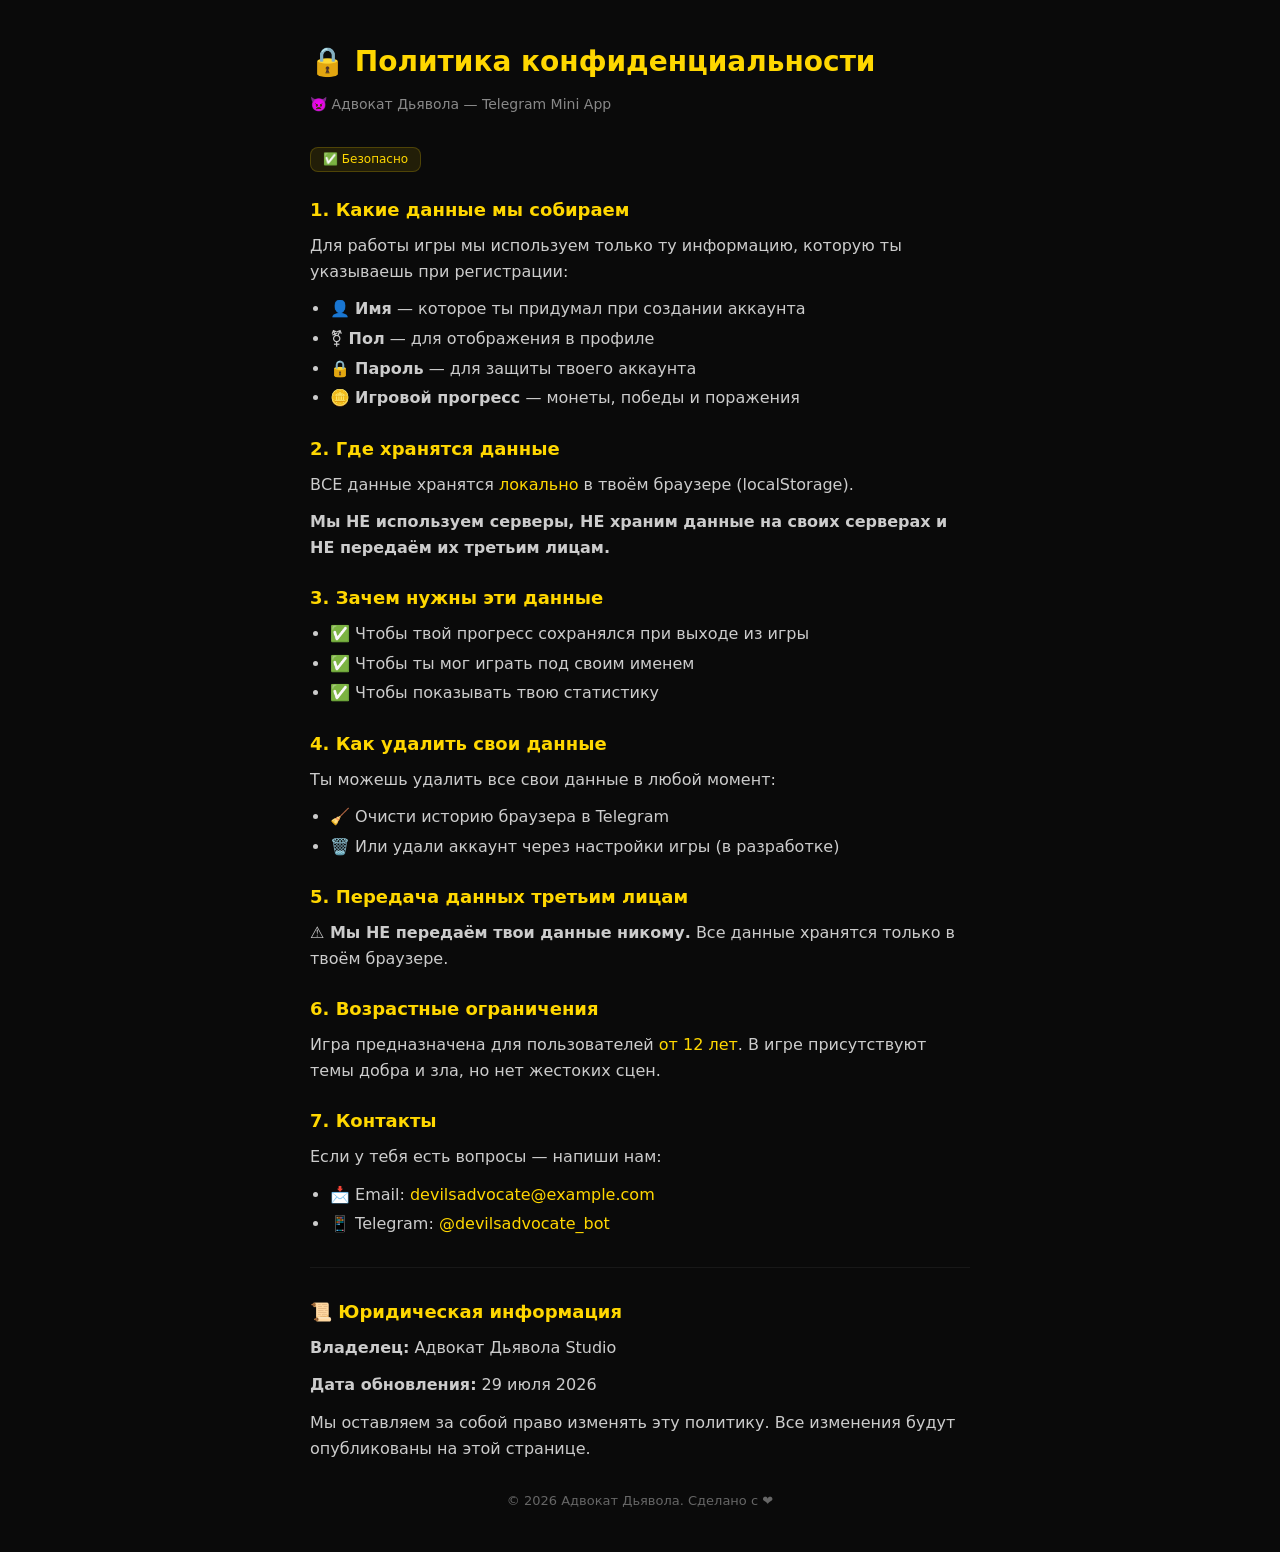
<file: privacy.html>
<!DOCTYPE html>
<html lang="ru">
<head>
    <meta charset="UTF-8">
    <meta name="viewport" content="width=device-width, initial-scale=1.0">
    <title>Политика конфиденциальности</title>
    <style>
        * {
            margin: 0;
            padding: 0;
            box-sizing: border-box;
        }
        body {
            background: #0a0a0a;
            font-family: 'Segoe UI', system-ui, sans-serif;
            padding: 40px 20px;
            color: #eee;
            max-width: 700px;
            margin: 0 auto;
            line-height: 1.6;
        }
        h1 {
            font-size: 28px;
            color: #ffd700;
            margin-bottom: 8px;
        }
        .subtitle {
            color: #888;
            margin-bottom: 30px;
            font-size: 14px;
        }
        h2 {
            color: #ffd700;
            font-size: 18px;
            margin-top: 24px;
            margin-bottom: 8px;
        }
        p {
            color: #ccc;
            margin-bottom: 12px;
        }
        ul {
            color: #ccc;
            padding-left: 20px;
            margin-bottom: 12px;
        }
        li {
            margin-bottom: 4px;
        }
        .highlight {
            color: #ffd700;
        }
        hr {
            border: none;
            border-top: 1px solid rgba(255,255,255,0.06);
            margin: 30px 0;
        }
        .footer {
            color: #666;
            font-size: 13px;
            text-align: center;
            margin-top: 30px;
        }
        a {
            color: #ffd700;
            text-decoration: none;
        }
        a:hover {
            text-decoration: underline;
        }
        .badge {
            display: inline-block;
            background: rgba(255, 215, 0, 0.1);
            border: 1px solid rgba(255, 215, 0, 0.2);
            border-radius: 8px;
            padding: 2px 12px;
            font-size: 12px;
            color: #ffd700;
        }
    </style>
</head>
<body>

    <h1>🔒 Политика конфиденциальности</h1>
    <p class="subtitle">👿 Адвокат Дьявола — Telegram Mini App</p>

    <p><span class="badge">✅ Безопасно</span></p>

    <h2>1. Какие данные мы собираем</h2>
    <p>Для работы игры мы используем только ту информацию, которую ты указываешь при регистрации:</p>
    <ul>
        <li>👤 <strong>Имя</strong> — которое ты придумал при создании аккаунта</li>
        <li>⚧ <strong>Пол</strong> — для отображения в профиле</li>
        <li>🔒 <strong>Пароль</strong> — для защиты твоего аккаунта</li>
        <li>🪙 <strong>Игровой прогресс</strong> — монеты, победы и поражения</li>
    </ul>

    <h2>2. Где хранятся данные</h2>
    <p>ВСЕ данные хранятся <span class="highlight">локально</span> в твоём браузере (localStorage).</p>
    <p><strong>Мы НЕ используем серверы, НЕ храним данные на своих серверах и НЕ передаём их третьим лицам.</strong></p>

    <h2>3. Зачем нужны эти данные</h2>
    <ul>
        <li>✅ Чтобы твой прогресс сохранялся при выходе из игры</li>
        <li>✅ Чтобы ты мог играть под своим именем</li>
        <li>✅ Чтобы показывать твою статистику</li>
    </ul>

    <h2>4. Как удалить свои данные</h2>
    <p>Ты можешь удалить все свои данные в любой момент:</p>
    <ul>
        <li>🧹 Очисти историю браузера в Telegram</li>
        <li>🗑️ Или удали аккаунт через настройки игры (в разработке)</li>
    </ul>

    <h2>5. Передача данных третьим лицам</h2>
    <p><strong>⚠️ Мы НЕ передаём твои данные никому.</strong> Все данные хранятся только в твоём браузере.</p>

    <h2>6. Возрастные ограничения</h2>
    <p>Игра предназначена для пользователей <span class="highlight">от 12 лет</span>. В игре присутствуют темы добра и зла, но нет жестоких сцен.</p>

    <h2>7. Контакты</h2>
    <p>Если у тебя есть вопросы — напиши нам:</p>
    <ul>
        <li>📩 Email: <a href="mailto:devilsadvocate@example.com">devilsadvocate@example.com</a></li>
        <li>📱 Telegram: <a href="https://t.me/devilsadvocate_bot">@devilsadvocate_bot</a></li>
    </ul>

    <hr>

    <h2>📜 Юридическая информация</h2>
    <p><strong>Владелец:</strong> Адвокат Дьявола Studio</p>
    <p><strong>Дата обновления:</strong> 29 июля 2026</p>
    <p>Мы оставляем за собой право изменять эту политику. Все изменения будут опубликованы на этой странице.</p>

    <div class="footer">
        © 2026 Адвокат Дьявола. Сделано с ❤️
    </div>

</body>
      </html>
</file>
